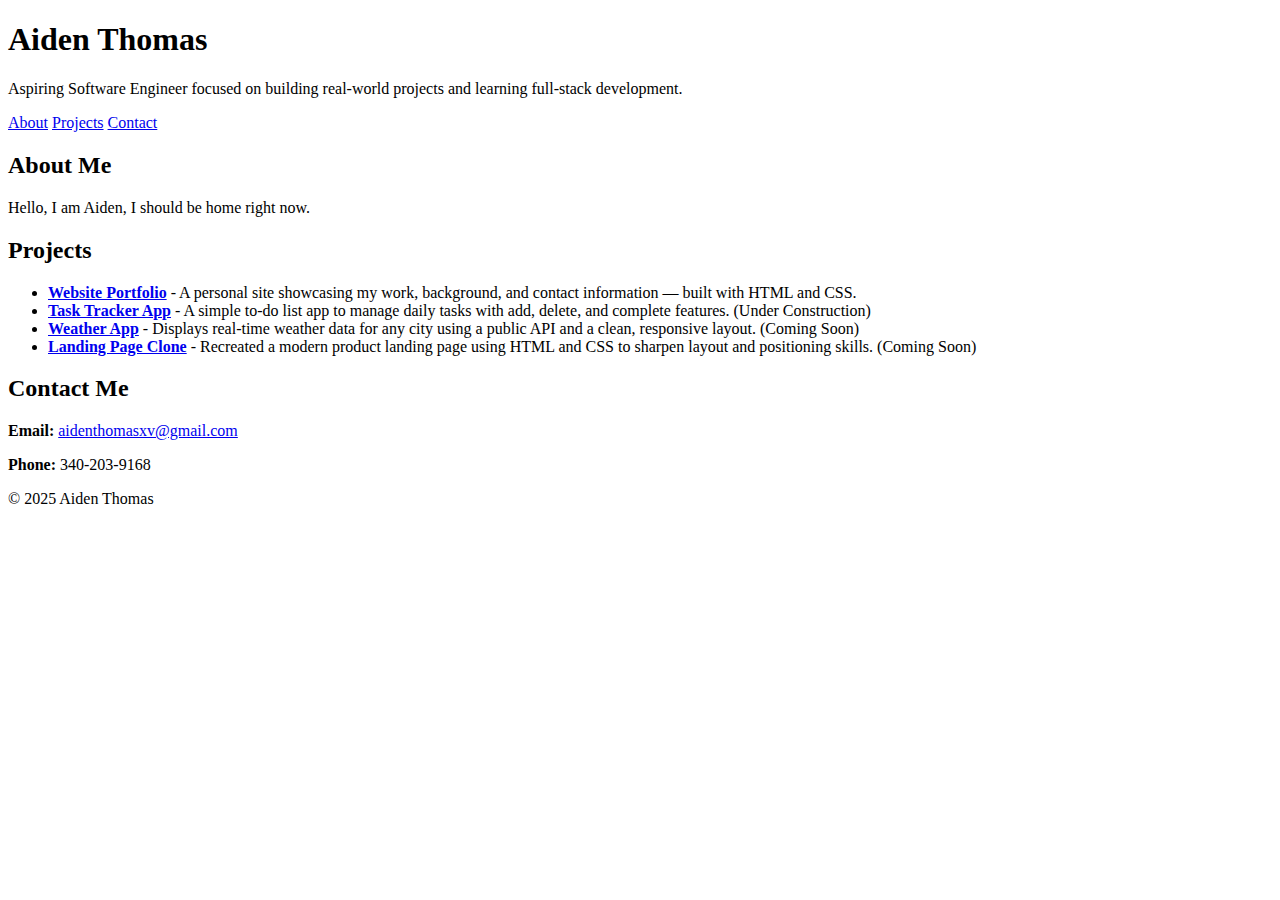
<file: index.html>
<!DOCTYPE html>
<html lang="en">
<head>
  <meta charset="UTF-8" />
  <meta name="viewport" content="width=device-width, initial-scale=1.0" />
  <title>Aiden Thomas | Aspiring Software Engineer</title>
</head>
<body>

  <header>
    <h1>Aiden Thomas</h1>
    <p>Aspiring Software Engineer focused on building real-world projects and learning full-stack development.</p>
    <nav>
      <a href="#about">About</a>
      <a href="#projects">Projects</a>
      <a href="#contact">Contact</a>
    </nav>
  </header>

  <main>
    <section id="about">
      <h2>About Me</h2>
      <p>Hello, I am Aiden, I should be home right now.</p>
    </section>

    <section id="projects">
      <h2>Projects</h2>
      <ul>
        <li><strong><a href="#">Website Portfolio</a></strong> - A personal site showcasing my work, background, and contact information — built with HTML and CSS.</li>
        <li><strong><a href="#">Task Tracker App</a></strong> - A simple to-do list app to manage daily tasks with add, delete, and complete features. (Under Construction)</li>
        <li><strong><a href="#">Weather App</a></strong> - Displays real-time weather data for any city using a public API and a clean, responsive layout. (Coming Soon)</li>
        <li><strong><a href="#">Landing Page Clone</a></strong> - Recreated a modern product landing page using HTML and CSS to sharpen layout and positioning skills. (Coming Soon)</li>
      </ul>
    </section>

    <section id="contact">
      <h2>Contact Me</h2>
      <p><strong>Email:</strong> <a href="mailto:aidenthomasxv@gmail.com">aidenthomasxv@gmail.com</a></p>
      <p><strong>Phone:</strong> 340-203-9168</p>
    </section>
  </main>

  <footer>
    <p>© 2025 Aiden Thomas</p>
  </footer>

</body>
</html>
</file>
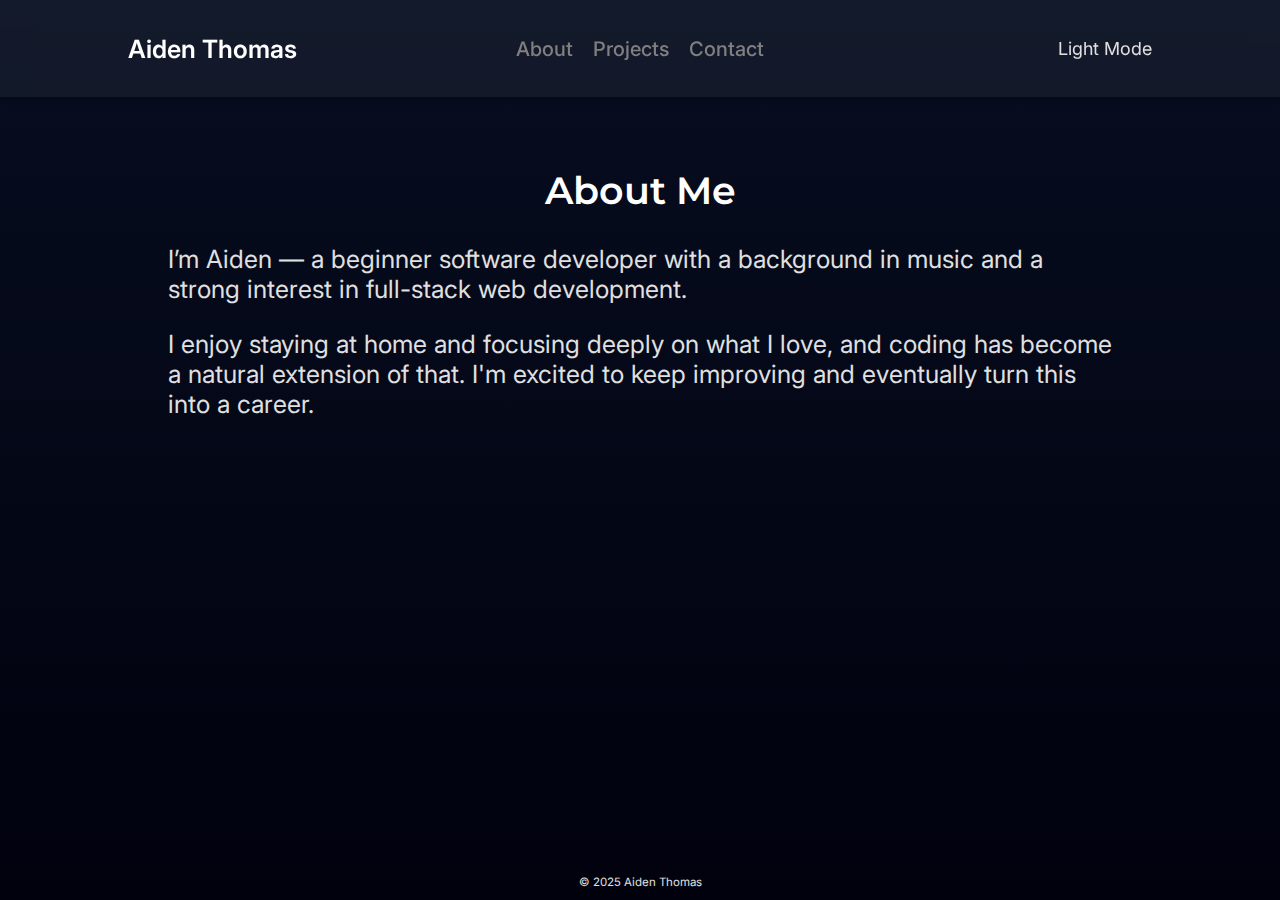
<file: about.html>
<!DOCTYPE html>
<html lang="en">
  <head>
    <meta charset="UTF-8" />
    <meta name="viewport" content="width=device-width, initial-scale=1.0" />
    <title>About | Aiden Thomas</title>
    <link rel="stylesheet" href="style.css" />
    <link href="https://fonts.googleapis.com/css2?family=Inter&family=Montserrat:wght@600&display=swap" rel="stylesheet" />
  </head>
  <body>
    <div class="page-wrapper">
      <header>
        <div class="container header-grid">
          <div class="title">
            <a href="index.html">Aiden Thomas</a>
          </div>
          <nav class="globalnav">
            <a href="about.html">About</a>
            <a href="projects.html">Projects</a>
            <a href="contact.html">Contact</a>
          </nav>
          <div class="theme-toggle">
            <p>Light Mode</p>
          </div>
        </div>
      </header>

      <div class="container">
        <main>
          <section id="about">
            <h2>About Me</h2>
            <p>I’m Aiden — a beginner software developer with a background in music and a strong interest in full-stack web development.</p>
            <p>I enjoy staying at home and focusing deeply on what I love, and coding has become a natural extension of that. I'm excited to keep improving and eventually turn this into a career.</p>
          </section>
        </main>
      </div>
    </div>

    <footer>
      <p>© 2025 Aiden Thomas</p>
    </footer>
  </body>
</html>
</file>
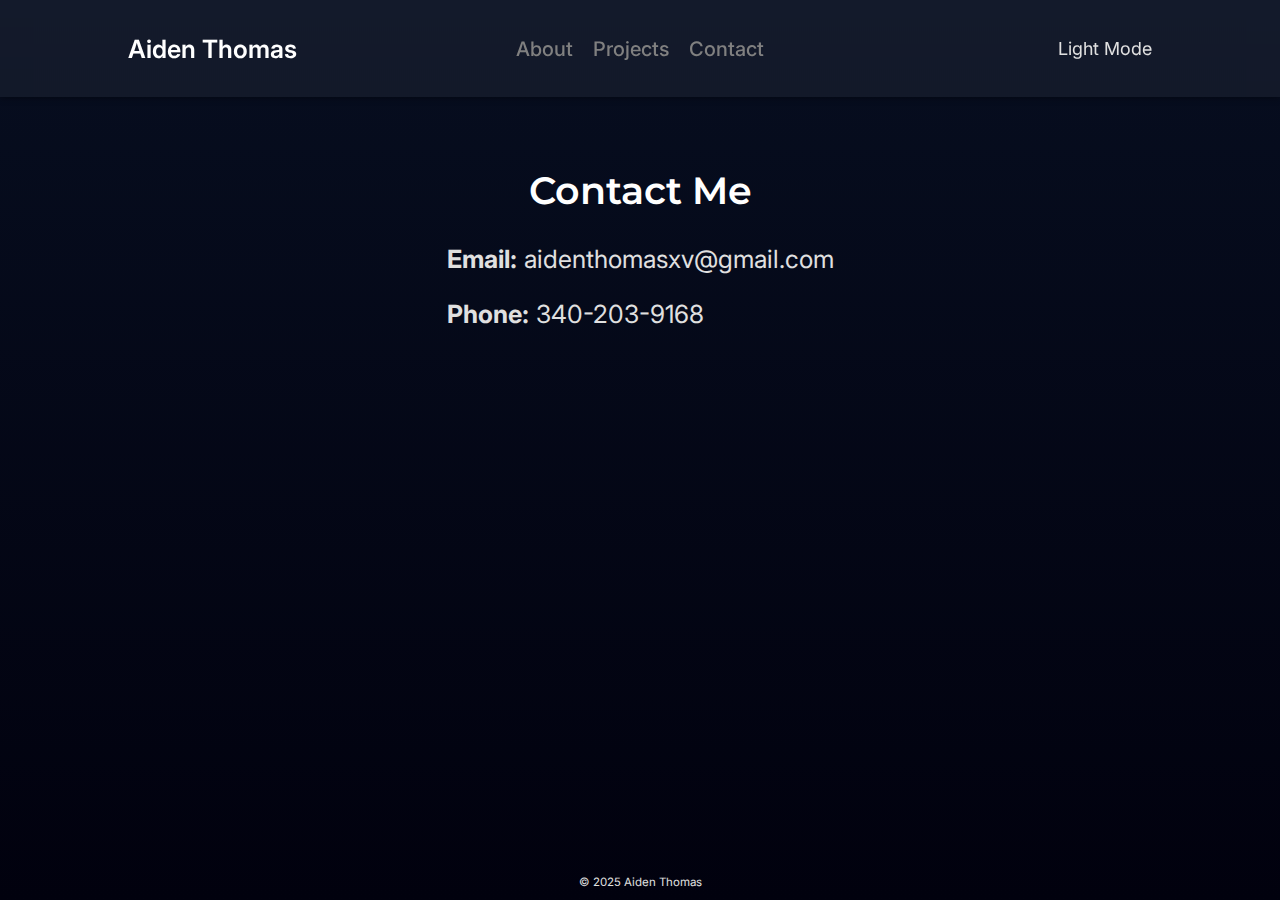
<file: contact.html>
<!DOCTYPE html>
<html lang="en">
  <head>
    <meta charset="UTF-8" />
    <meta name="viewport" content="width=device-width, initial-scale=1.0" />
    <title>Contact | Aiden Thomas</title>
    <link rel="stylesheet" href="style.css" />
    <link href="https://fonts.googleapis.com/css2?family=Inter&family=Montserrat:wght@600&display=swap" rel="stylesheet" />
  </head>
  <body>
    <div class="page-wrapper">
      <header>
        <div class="container header-grid">
          <div class="title">
            <a href="index.html">Aiden Thomas</a>
          </div>
          <nav class="globalnav">
            <a href="about.html">About</a>
            <a href="projects.html">Projects</a>
            <a href="contact.html">Contact</a>
          </nav>
          <div class="theme-toggle">
            <p>Light Mode</p>
          </div>
        </div>
      </header>

      <div class="container">
        <main>
          <section id="contact">
            <h2>Contact Me</h2>
            <p><strong>Email:</strong> <a href="mailto:aidenthomasxv@gmail.com">aidenthomasxv@gmail.com</a></p>
            <p><strong>Phone:</strong> 340-203-9168</p>
          </section>
        </main>
      </div>
    </div>

    <footer>
      <p>© 2025 Aiden Thomas</p>
    </footer>
  </body>
</html>
</file>
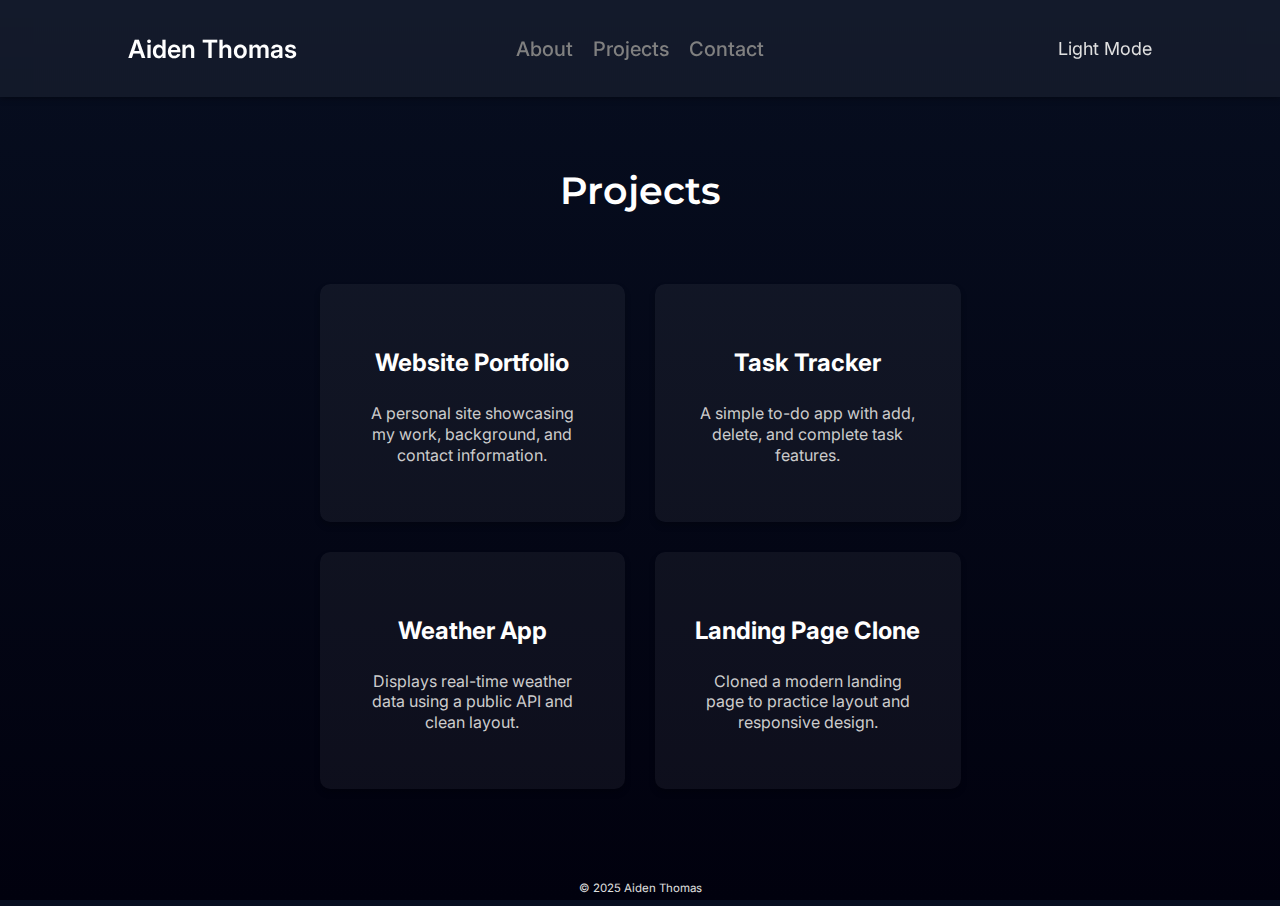
<file: projects.html>
<!DOCTYPE html>
<html lang="en">
  <head>
    <meta charset="UTF-8" />
    <meta name="viewport" content="width=device-width, initial-scale=1.0" />
    <title>Projects | Aiden Thomas</title>
    <link rel="stylesheet" href="style.css" />
    <link href="https://fonts.googleapis.com/css2?family=Inter&family=Montserrat:wght@600&display=swap" rel="stylesheet" />
  </head>
  <body>
    <div class="page-wrapper">
      <header>
        <div class="container header-grid">
          <div class="title">
            <a href="index.html">Aiden Thomas</a>
          </div>
          <nav class="globalnav">
            <a href="about.html">About</a>
            <a href="projects.html">Projects</a>
            <a href="contact.html">Contact</a>
          </nav>
          <div class="theme-toggle">
            <p>Light Mode</p>
          </div>
        </div>
      </header>

      <div class="container">
        <main>
          <section id="projects">
            <h2>Projects</h2>
            <div class="project-grid">
              <a href="index.html" class="project-card">
                <h3>Website Portfolio</h3>
                <p>A personal site showcasing my work, background, and contact information.</p>
              </a>
              <a href="#" class="project-card">
                <h3>Task Tracker</h3>
                <p>A simple to-do app with add, delete, and complete task features.</p>
              </a>
              <a href="#" class="project-card">
                <h3>Weather App</h3>
                <p>Displays real-time weather data using a public API and clean layout.</p>
              </a>
              <a href="#" class="project-card">
                <h3>Landing Page Clone</h3>
                <p>Cloned a modern landing page to practice layout and responsive design.</p>
              </a>
            </div>
          </section>
        </main>
      </div>
    </div>

    <footer>
      <p>© 2025 Aiden Thomas</p>
    </footer>
  </body>
</html>
</file>
<file: style.css>
html, body {
  font-family: 'Inter', sans-serif;
  background: linear-gradient(to bottom, #070e20, #01010e);
  font-size: 1.25rem;
  height: 100%;
  margin: 0;
  padding: 0;
  display: flex;
  flex-direction: column;
}

.page-wrapper {
  flex: 1;
  display: flex;
  flex-direction: column;
}

.container {
  max-width: 1024px;
  margin: 0 auto;
  padding: 0 24px;
}

p, li {
  color: #e0e0e0;
}

a {
  text-decoration: none;
  color: inherit;
}

header {
  position: sticky;
  top: 0;
  z-index: 1000;
  width: 100%;
  backdrop-filter: blur(12px);
  -webkit-backdrop-filter: blur(12px);
  background-color: rgba(255, 255, 255, 0.05);
  box-shadow: 0 2px 6px rgba(0, 0, 0, 0.3);
}

.header-grid {
  display: flex;
  align-items: center;
  justify-content: space-between;
  padding: 1rem 2rem;
  max-width: 1024px;
  margin: 0 auto;
  width: 100%;
}

.title {
  flex: 1;
  text-align: left;
}

.title a {
  color: white;
  text-decoration: none;
  font-weight: 600;
}

.globalnav {
  flex: 1;
  display: flex;
  justify-content: center;
  gap: 1rem;
}

.globalnav a {
  text-decoration: none;
  font-weight: 500;
  font-size: 1rem;
  color: gray;
}

.globalnav a:hover {
  color: #5058d3;
  transition: color 0.3s ease;
}

.theme-toggle {
  flex: 1;
  text-align: right;
  font-size: 0.9rem;
  color: #ccc;
}

/* Typography */
h1 {
  font-family: 'Montserrat', sans-serif;
  font-weight: 500;
  color: #ffffff;
  font-size: medium;
  text-align: left;
}

h2 {
  text-align: center;
  font-family: 'Montserrat', sans-serif;
  font-weight: 600;
  color: #ffffff;
}

/* Footer */
footer {
  text-align: center;
  font-size: 0.575rem;
  color: gray;
  margin-top: auto;
}

/* Section Layout */
section {
  padding: 2rem;
  margin-bottom: 2rem;
}

/* Project Cards */
.project-grid {
  display: grid;
  grid-template-columns: repeat(auto-fit, minmax(220px, 1fr));
  gap: 1.5rem;
  padding-top: 2rem;
}

.project-card {
  background-color: rgba(255, 255, 255, 0.05);
  border-radius: 0.5rem;
  padding: 2rem;
  text-align: center;
  transition: transform 0.3s ease, box-shadow 0.3s ease;
  box-shadow: 0 4px 6px rgba(0, 0, 0, 0.2);
  color: #e0e0e0;
  display: flex;
  flex-direction: column;
  justify-content: center;
}

.project-card:hover {
  transform: translateY(-8px) scale(1.03);
  box-shadow: 0 8px 12px rgba(0, 0, 0, 0.4);
  background-color: rgba(226, 232, 240, 0.1);
}

.project-card h3 {
  margin-bottom: 0.5rem;
  font-size: 1.2rem;
  color: #ffffff;
}

.project-card p {
  font-size: 0.8rem;
  color: #cccccc;
  line-height: 1.3;
}
</file>
